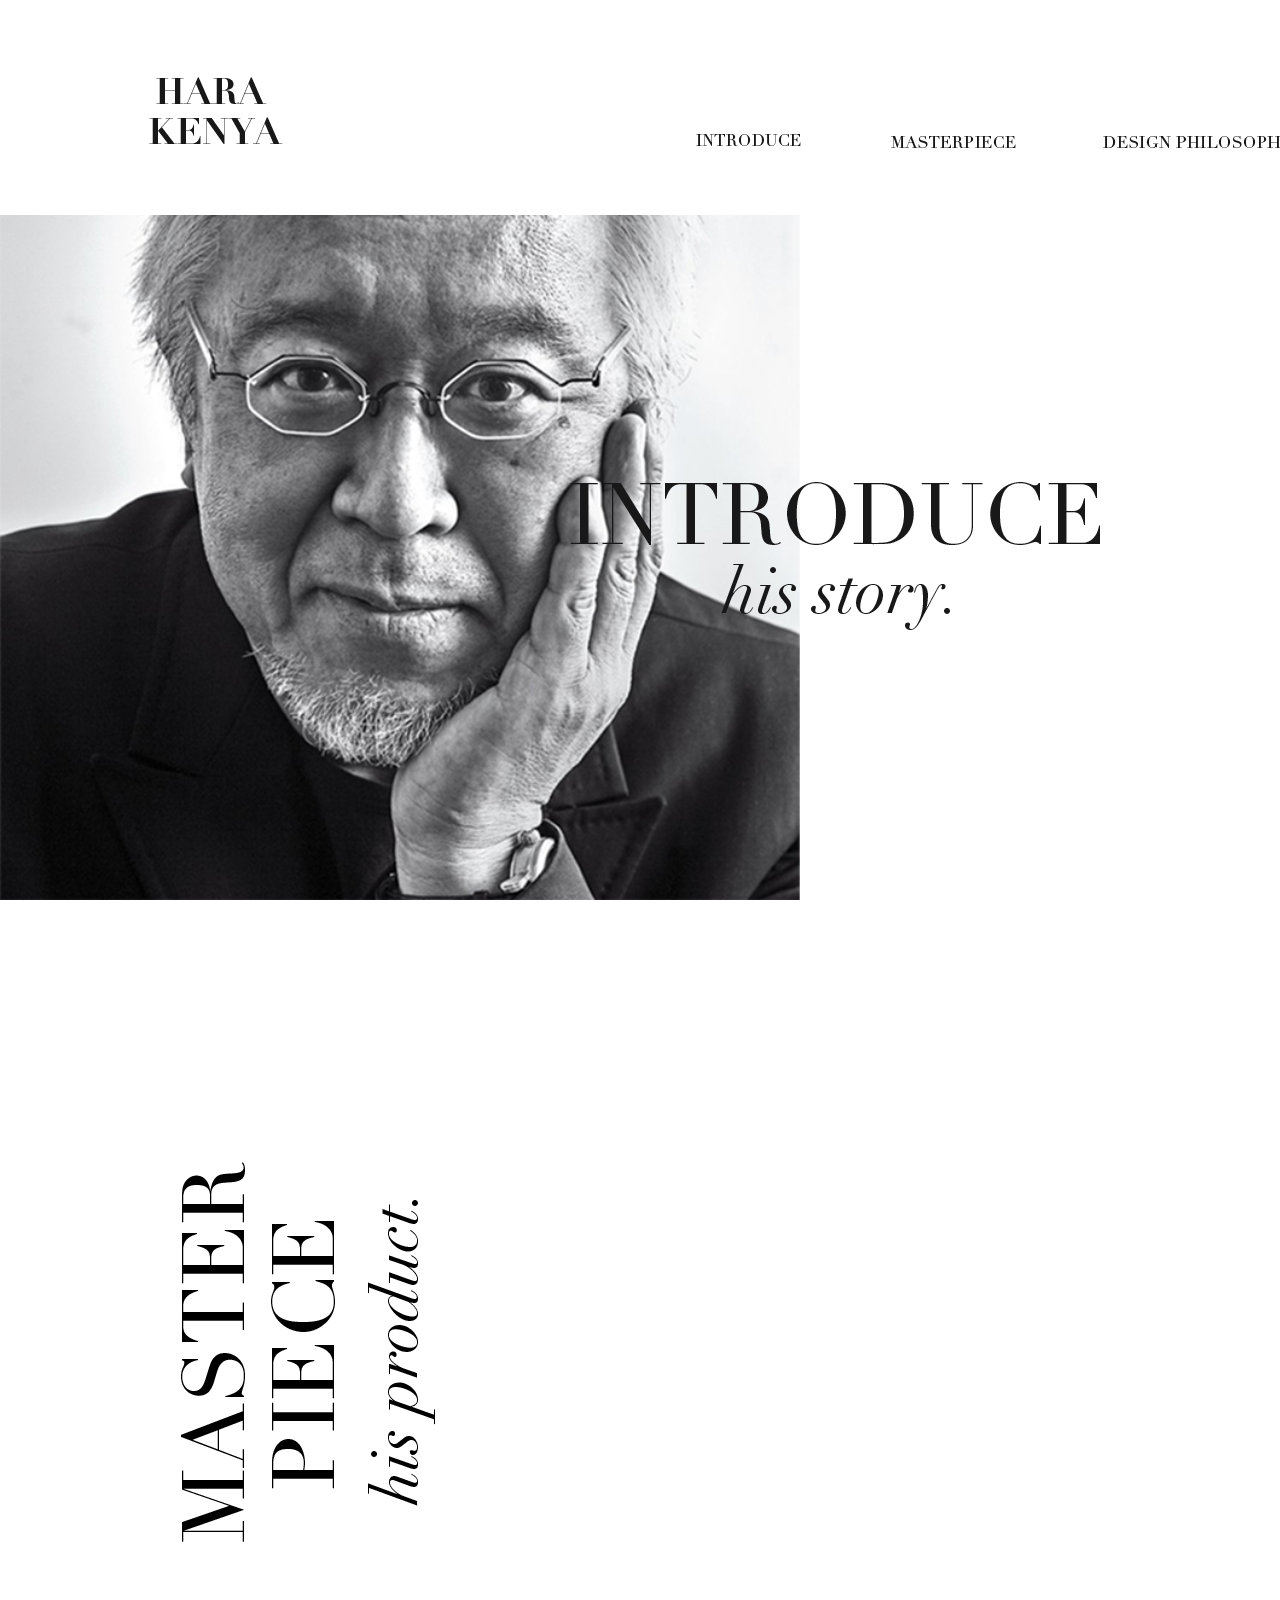
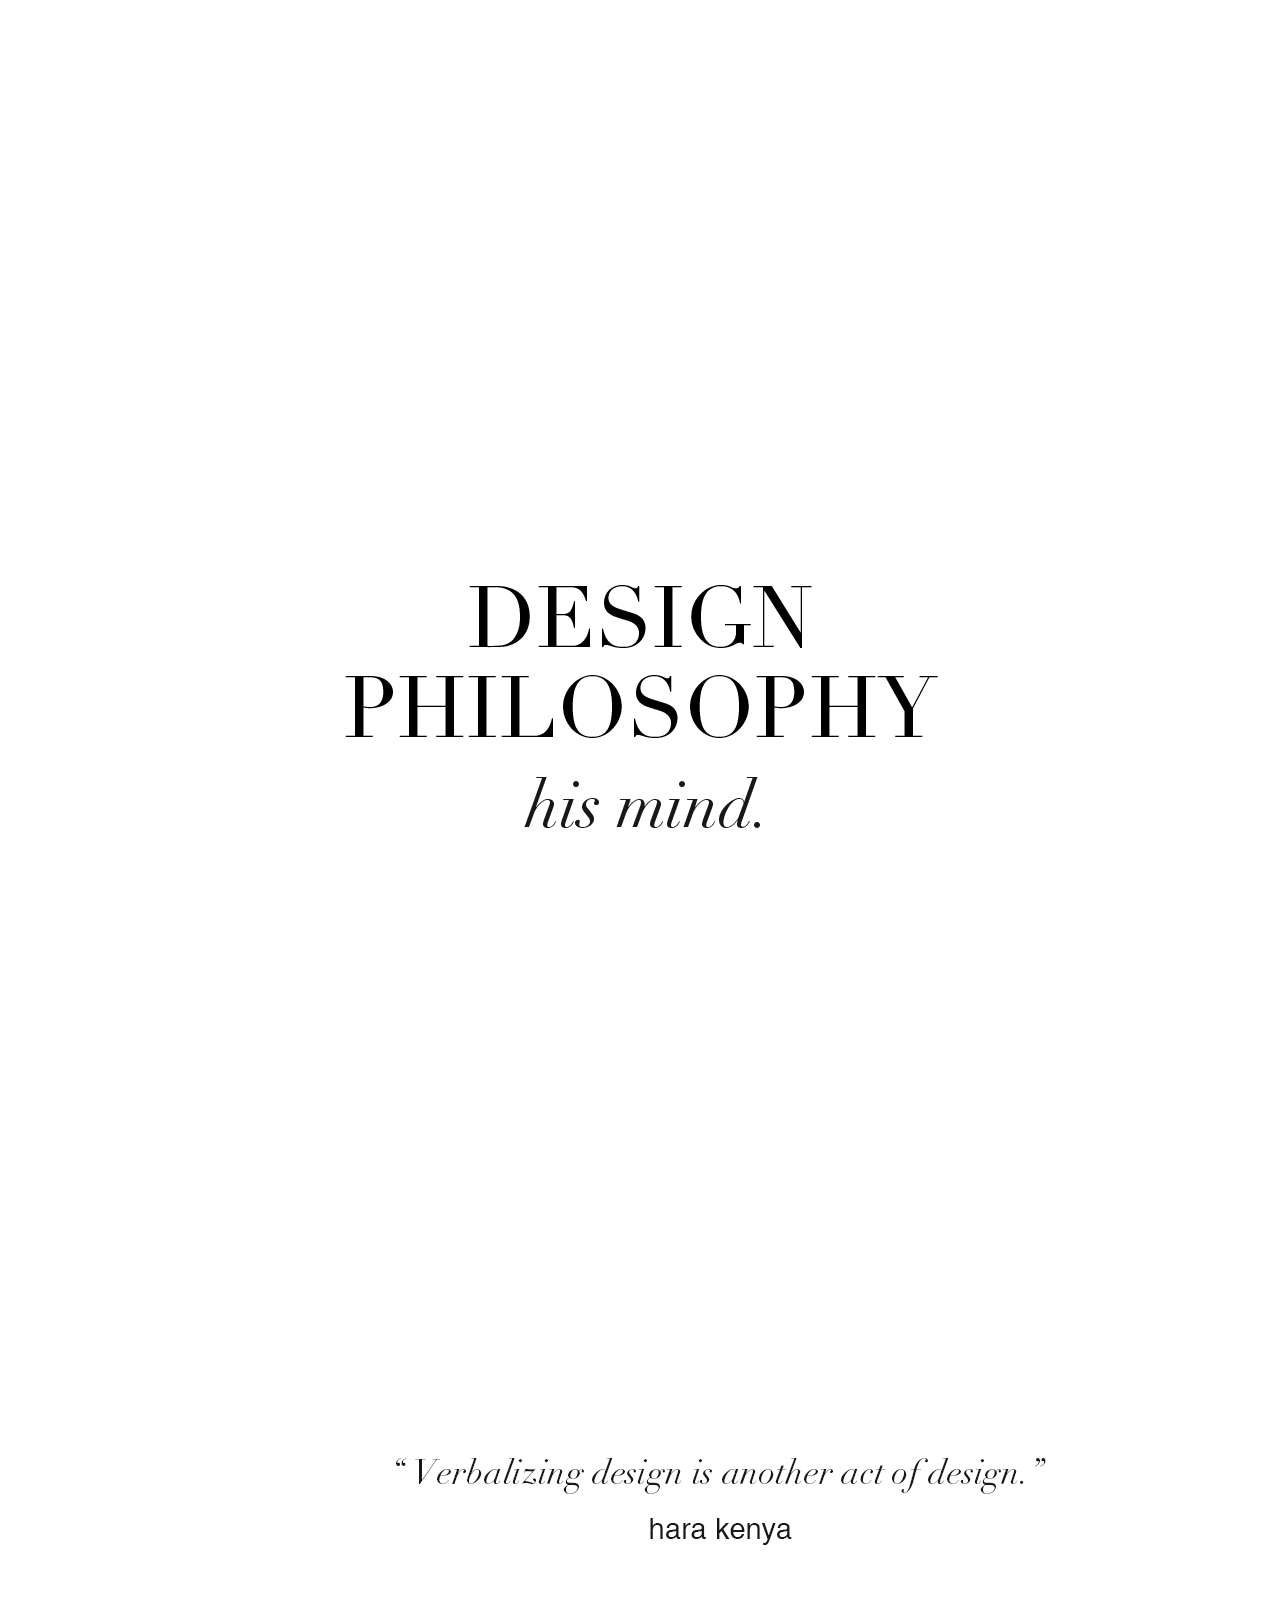
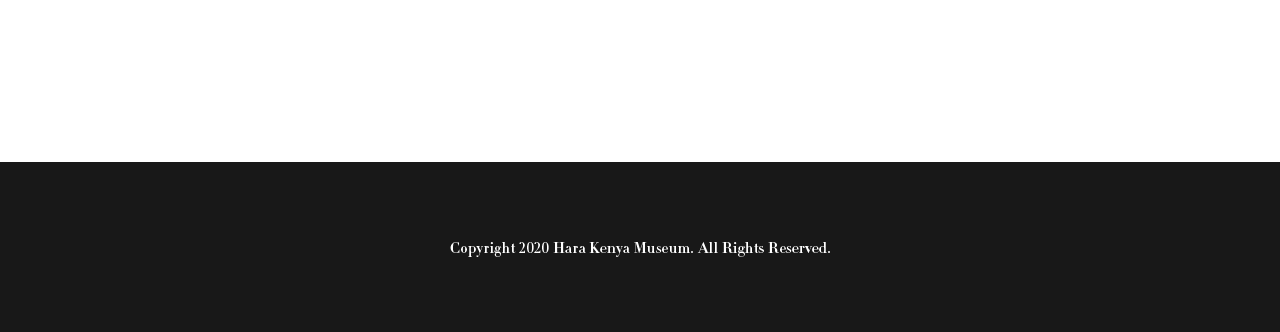
<file: index.html>
<!DOCTYPE html>
<html lang="ko" dir="ltr">
  <head>
    <meta charset="utf-8">
    <title>HARA KENYA</title>
    <link rel="stylesheet" href="css/master.css">
    <link href="https://fonts.googleapis.com/css2?family=Noto+Sans+KR:wght@100;300;400;500;700;900&display=swap"
    rel="stylesheet">

  </head>
  <body>
    <!---로고와 메뉴 배치.--->
    <header>
      <div class="top">
        <div class="bar">
          <div id="m0" class="logo"><a href="index.html"><img src="img/logo.png" alt="HARA KENYA"></a></div>
          <div id="m0" class="m1"><a href="p01.html"><img src="img/menu.01.png" alt="INTORDUCE"></a></div>
          <div id="m0" class="m2"><a href="p02.html"><img src="img/menu.02.png" alt="MASTERPIECE"></a></div>
          <div id="m0" class="m3"><a href="p03.html"><img src="img/menu.03.png" alt="DESIGN PHILOSOPHY"></a></div>
        </div>
      </div>
</header>
  <!---컨텐츠 배치.--->
  <section>
    <div id="pr1" class="p1"><div class="posi1"><a href="p01.html"><img src="img/bg.title.01.png" alt="INTORDUCE"></a></div></div>
    <div id="pr2" class="p2"><div class="posi2"><a href="p02.html"><img src="img/bg.title.02.png" alt"MASTERPIECE"></a></div></div>
    <div id="pr3" class="p3"><div class="posi3"><a href="p03.html"><img src="img/bg.title.03.png" alt"DESIGN PHILOSOPHY"></a></div></div>
    <div id="pr4" class="p4"><div class="posi4"><img src="img/bg.04.png"></div></div>
  </section>
  <!---푸터 배치--->
  <footer>
  <div id="m0" class="footer_form">
    <img src="img/footer.png" alt="Copyright 2020 Hara Kenya Museum. All Rights Reserved.">
  </div>
  </footer>
  </body>
</html>
</file>
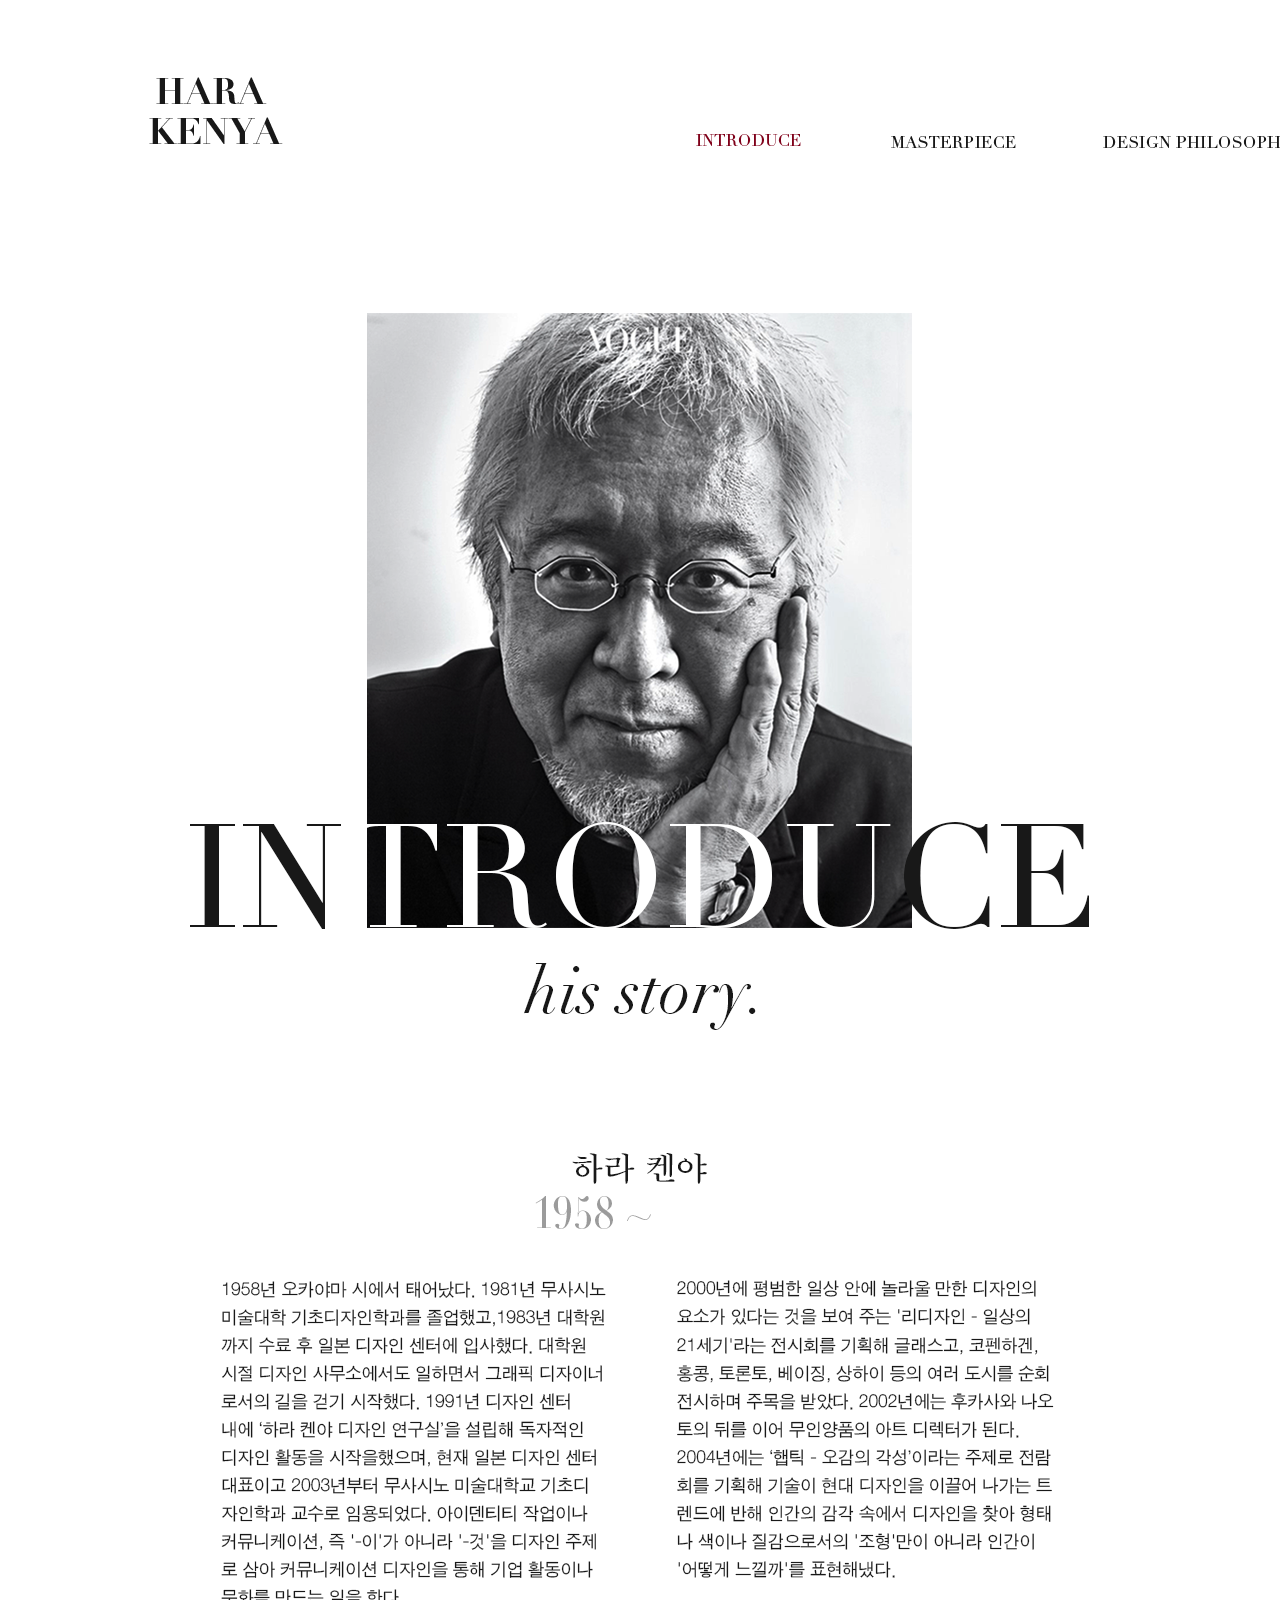
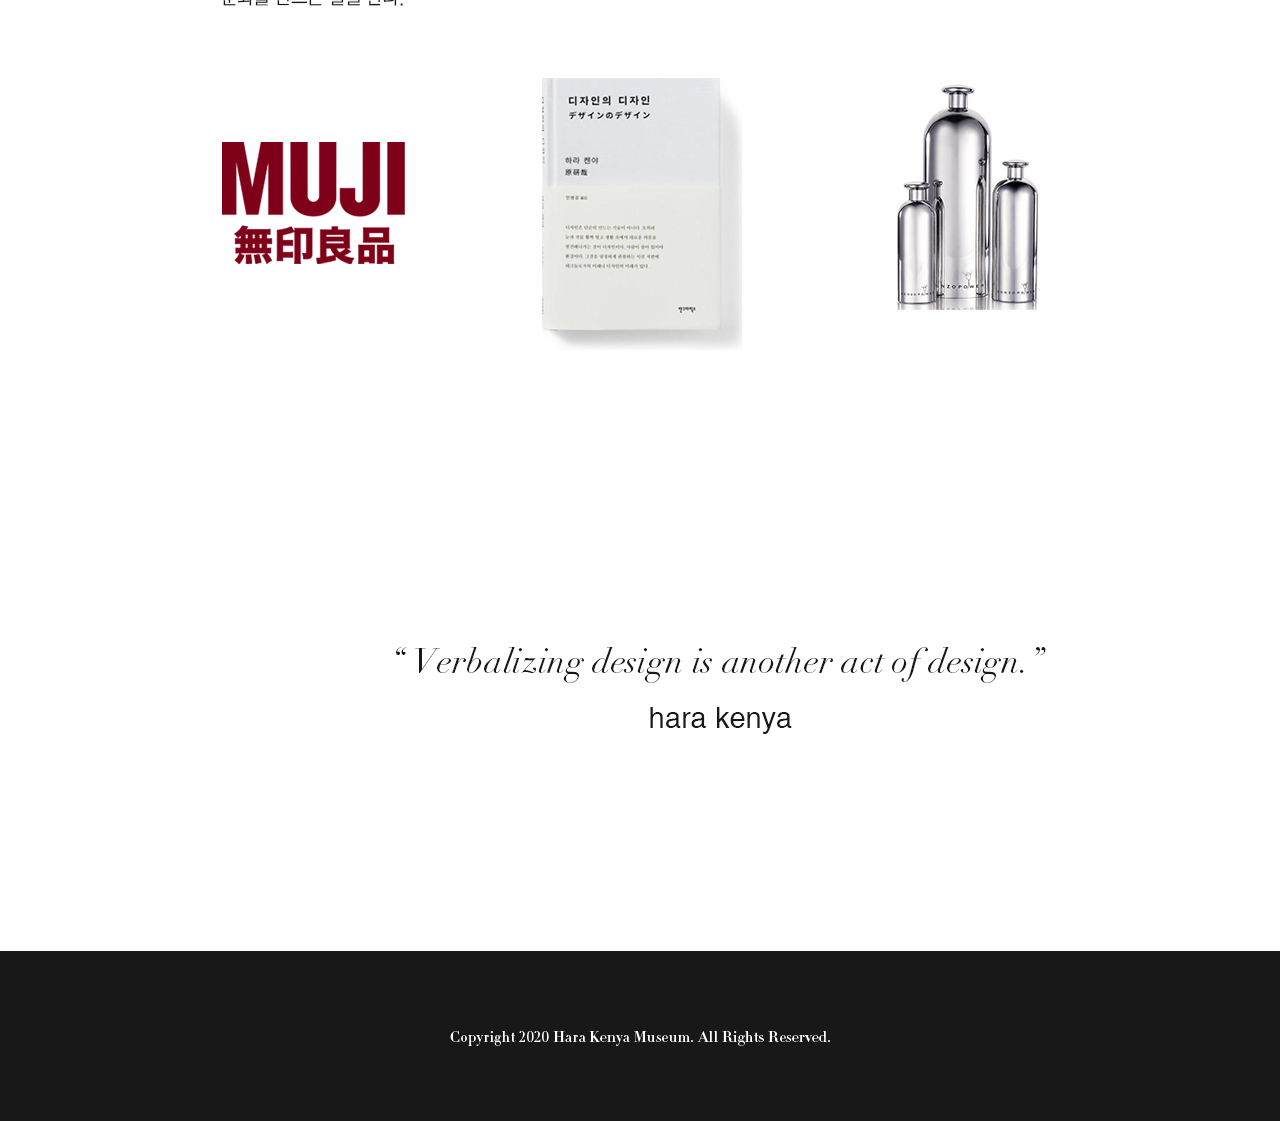
<file: p01.html>
<!DOCTYPE html>
<html lang="ko" dir="ltr">
  <head>
    <meta charset="utf-8">
    <title>HARA KENYA</title>
    <link rel="stylesheet" href="css/master.css">
    <link href="https://fonts.googleapis.com/css2?family=Noto+Sans+KR:wght@100;300;400;500;700;900&display=swap"
    rel="stylesheet">

  </head>
  <body>
    <!---로고와 메뉴 배치.--->
    <header>
      <div class="top">
        <div class="bar">
          <div id="m0" class="logo"><a href="index.html"><img src="img/logo.png" alt="HARA KENYA"></a></div>
          <div id="m0" class="m1"><a href="p01.html"><img src="img/menu.01.1.png" alt="INTORDUCE"></a></div>
          <div id="m0" class="m2"><a href="p02.html"><img src="img/menu.02.png" alt="MASTERPIECE"></a></div>
          <div id="m0" class="m3"><a href="p03.html"><img src="img/menu.03.png" alt="DESIGN PHILOSOPHY"></a></div>
        </div>
      </div>
</header>
  <!---컨텐츠 배치.--->
  <section>
    <div class="p01"><img src="img/p01.png"></div>
    <div id="pr4" class="p4"><div class="posi4"><img src="img/bg.04.png"></div></div>
  </section>
  <!---푸터 배치--->
  <footer>
  <div id="m0" class="footer_form">
    <img src="img/footer.png" alt="Copyright 2020 Hara Kenya Museum. All Rights Reserved.">

  </div>
  </footer>
  </body>
</html>
</file>
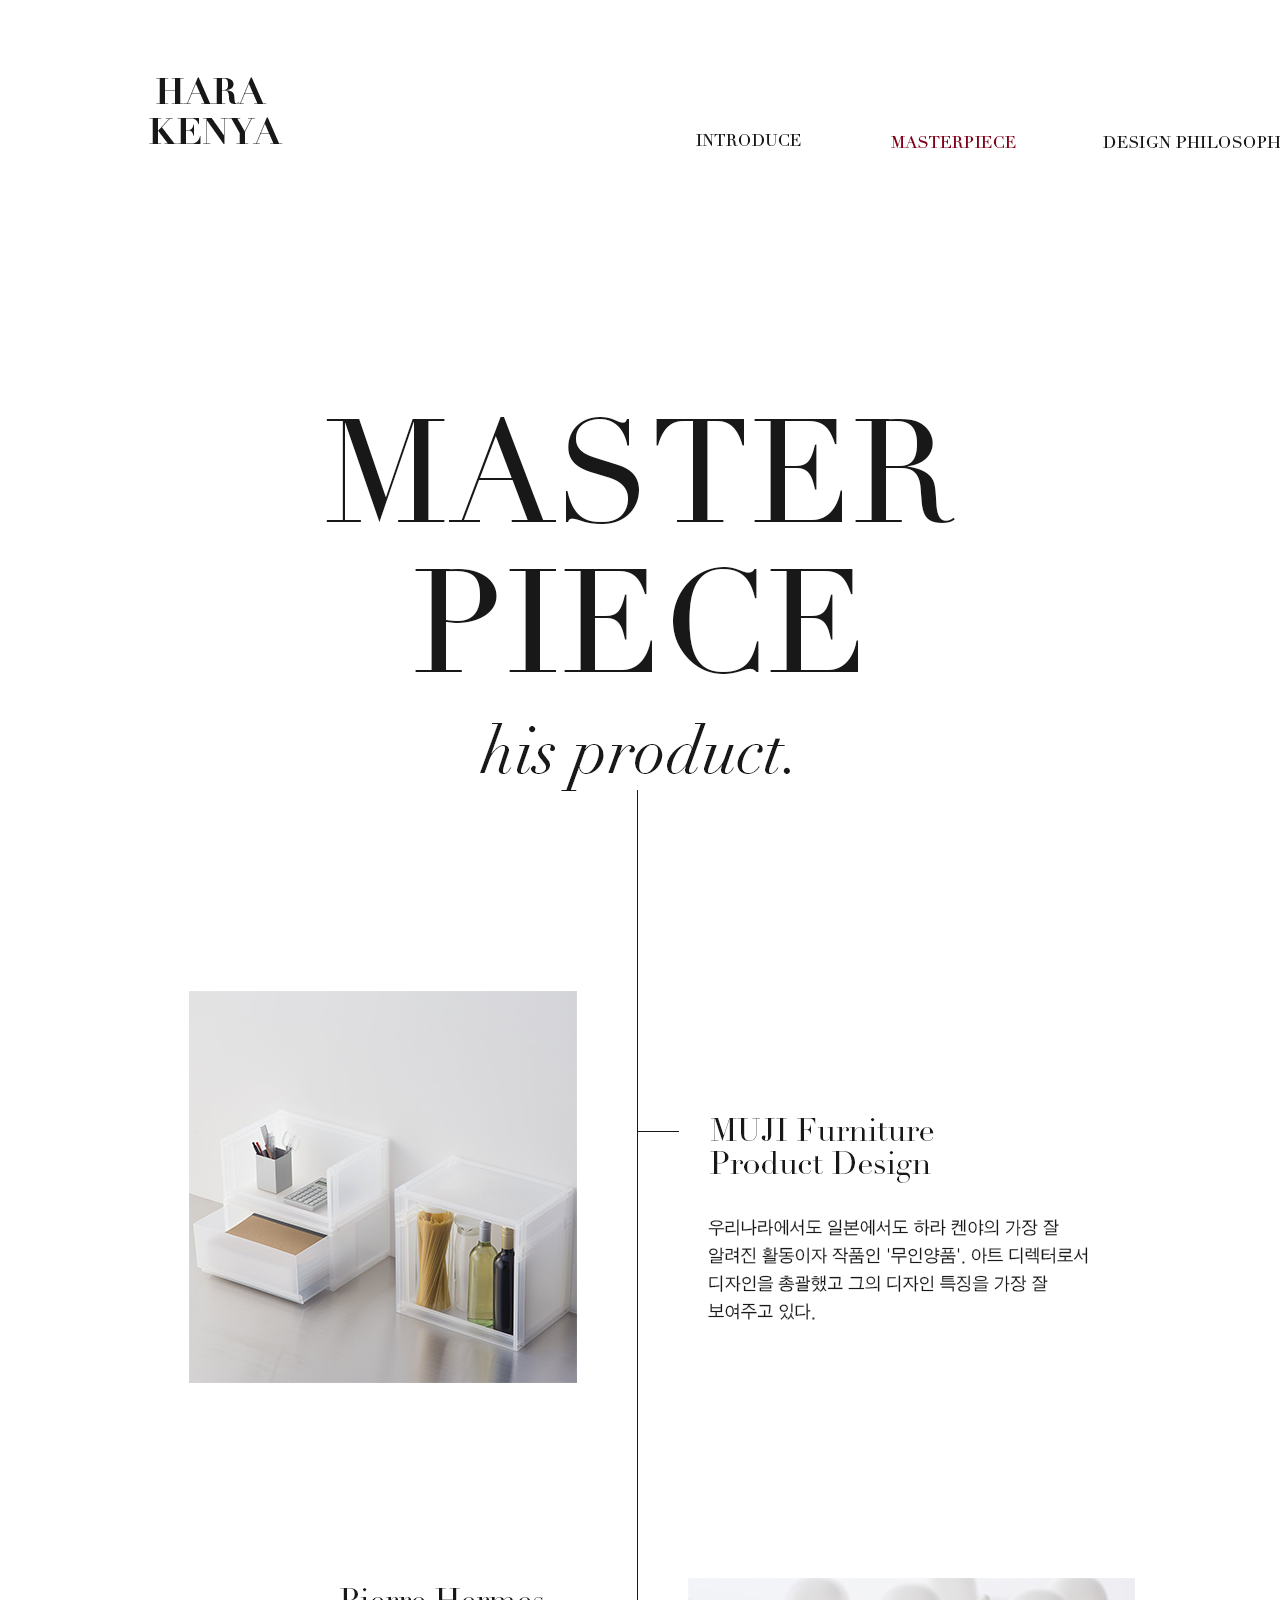
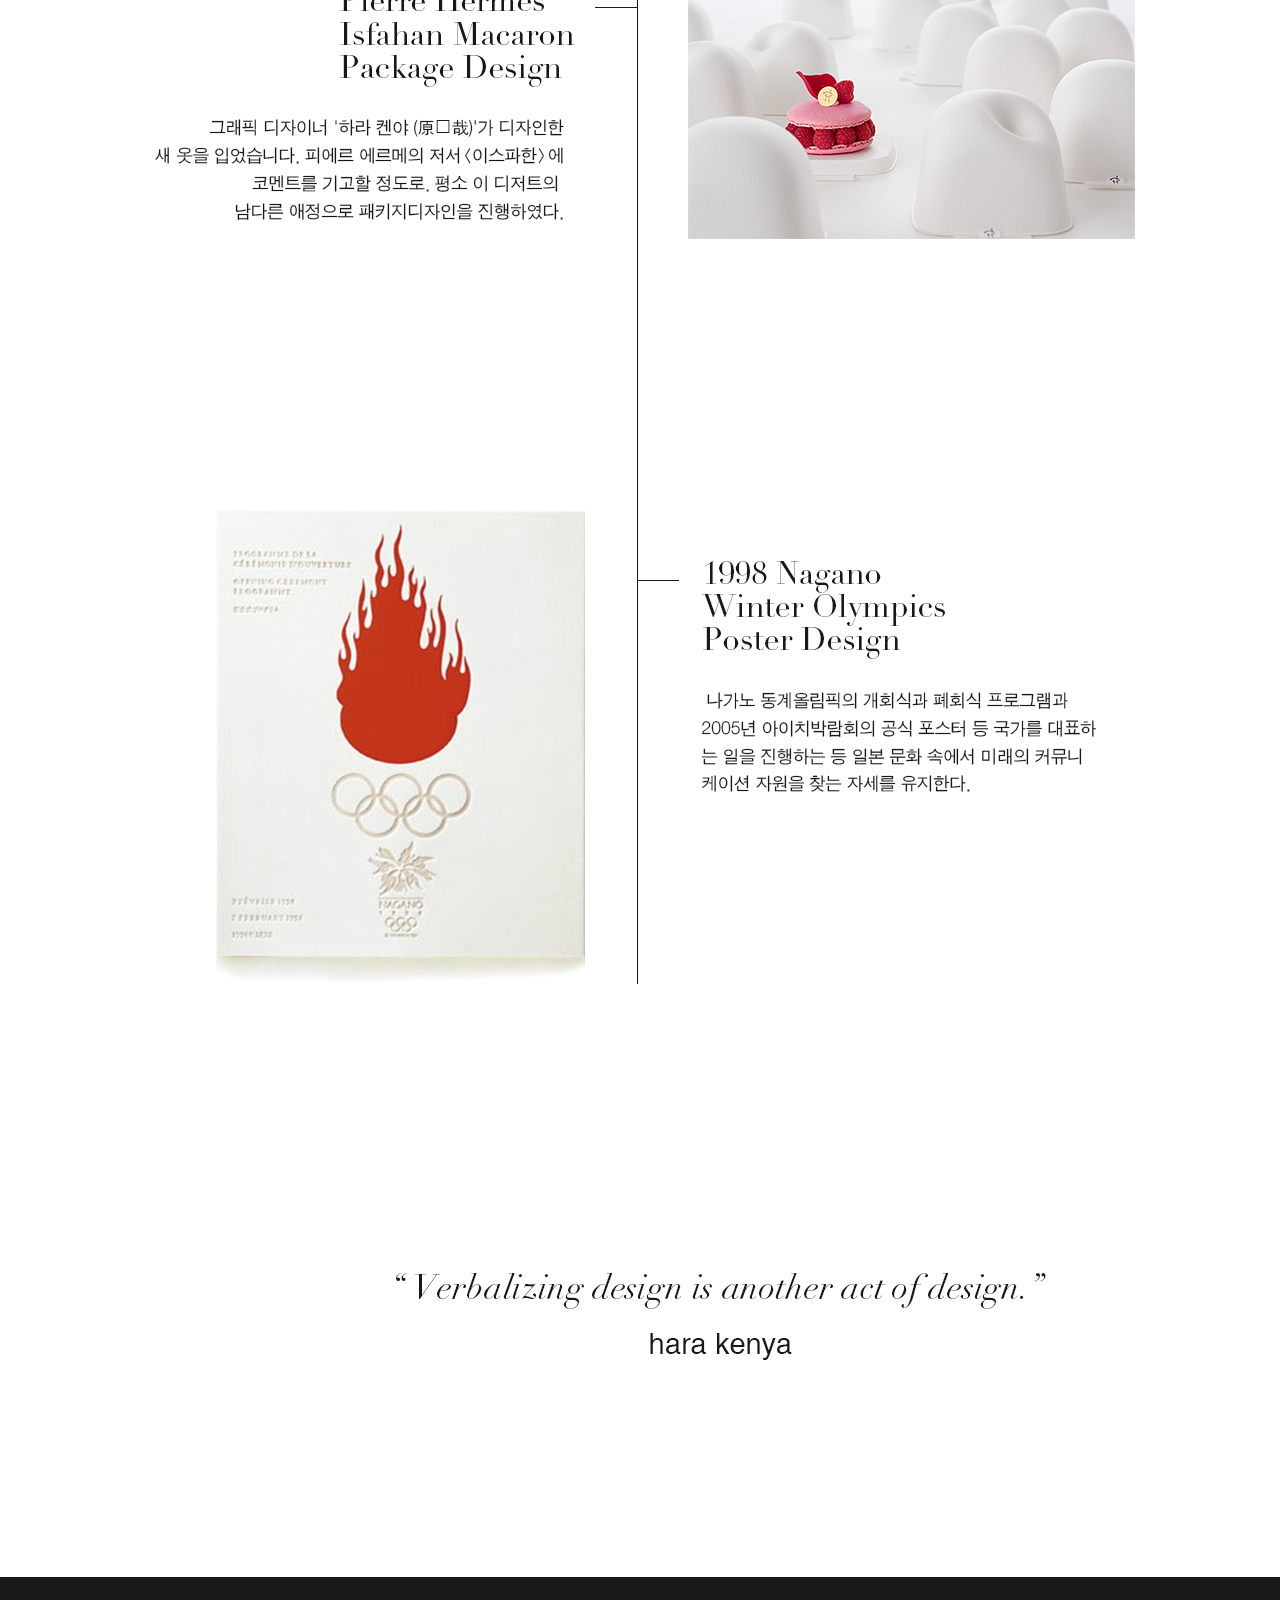
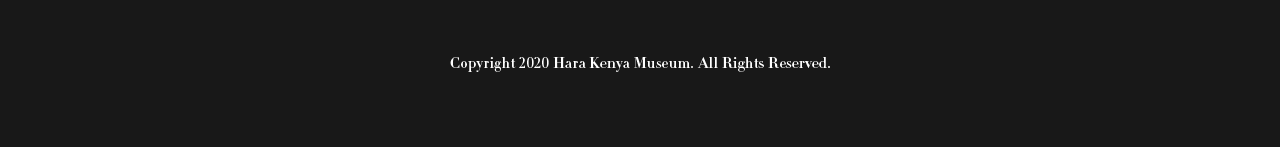
<file: p02.html>
<!DOCTYPE html>
<html lang="ko" dir="ltr">
  <head>
    <meta charset="utf-8">
    <title>HARA KENYA</title>
    <link rel="stylesheet" href="css/master.css">
    <link href="https://fonts.googleapis.com/css2?family=Noto+Sans+KR:wght@100;300;400;500;700;900&display=swap"
    rel="stylesheet">

  </head>
  <body>
    <!---로고와 메뉴 배치.--->
    <header>
      <div class="top">
        <div class="bar">
          <div id="m0" class="logo"><a href="index.html"><img src="img/logo.png" alt="HARA KENYA"></a></div>
          <div id="m0" class="m1"><a href="p01.html"><img src="img/menu.01.png" alt="INTORDUCE"></a></div>
          <div id="m0" class="m2"><a href="p02.html"><img src="img/menu.02.1.png" alt="MASTERPIECE"></a></div>
          <div id="m0" class="m3"><a href="p03.html"><img src="img/menu.03.png" alt="DESIGN PHILOSOPHY"></a></div>
        </div>
      </div>
</header>
  <!---컨텐츠 배치.--->
  <section>
    <div class="p01"><img src="img/p02.png"></div>
    <div id="pr4" class="p4"><div class="posi4"><img src="img/bg.04.png"></div></div>
  </section>
  <!---푸터 배치--->
  <footer>
  <div id="m0" class="footer_form">
    <img src="img/footer.png" alt="Copyright 2020 Hara Kenya Museum. All Rights Reserved.">

  </div>
  </footer>
  </body>
</html>
</file>
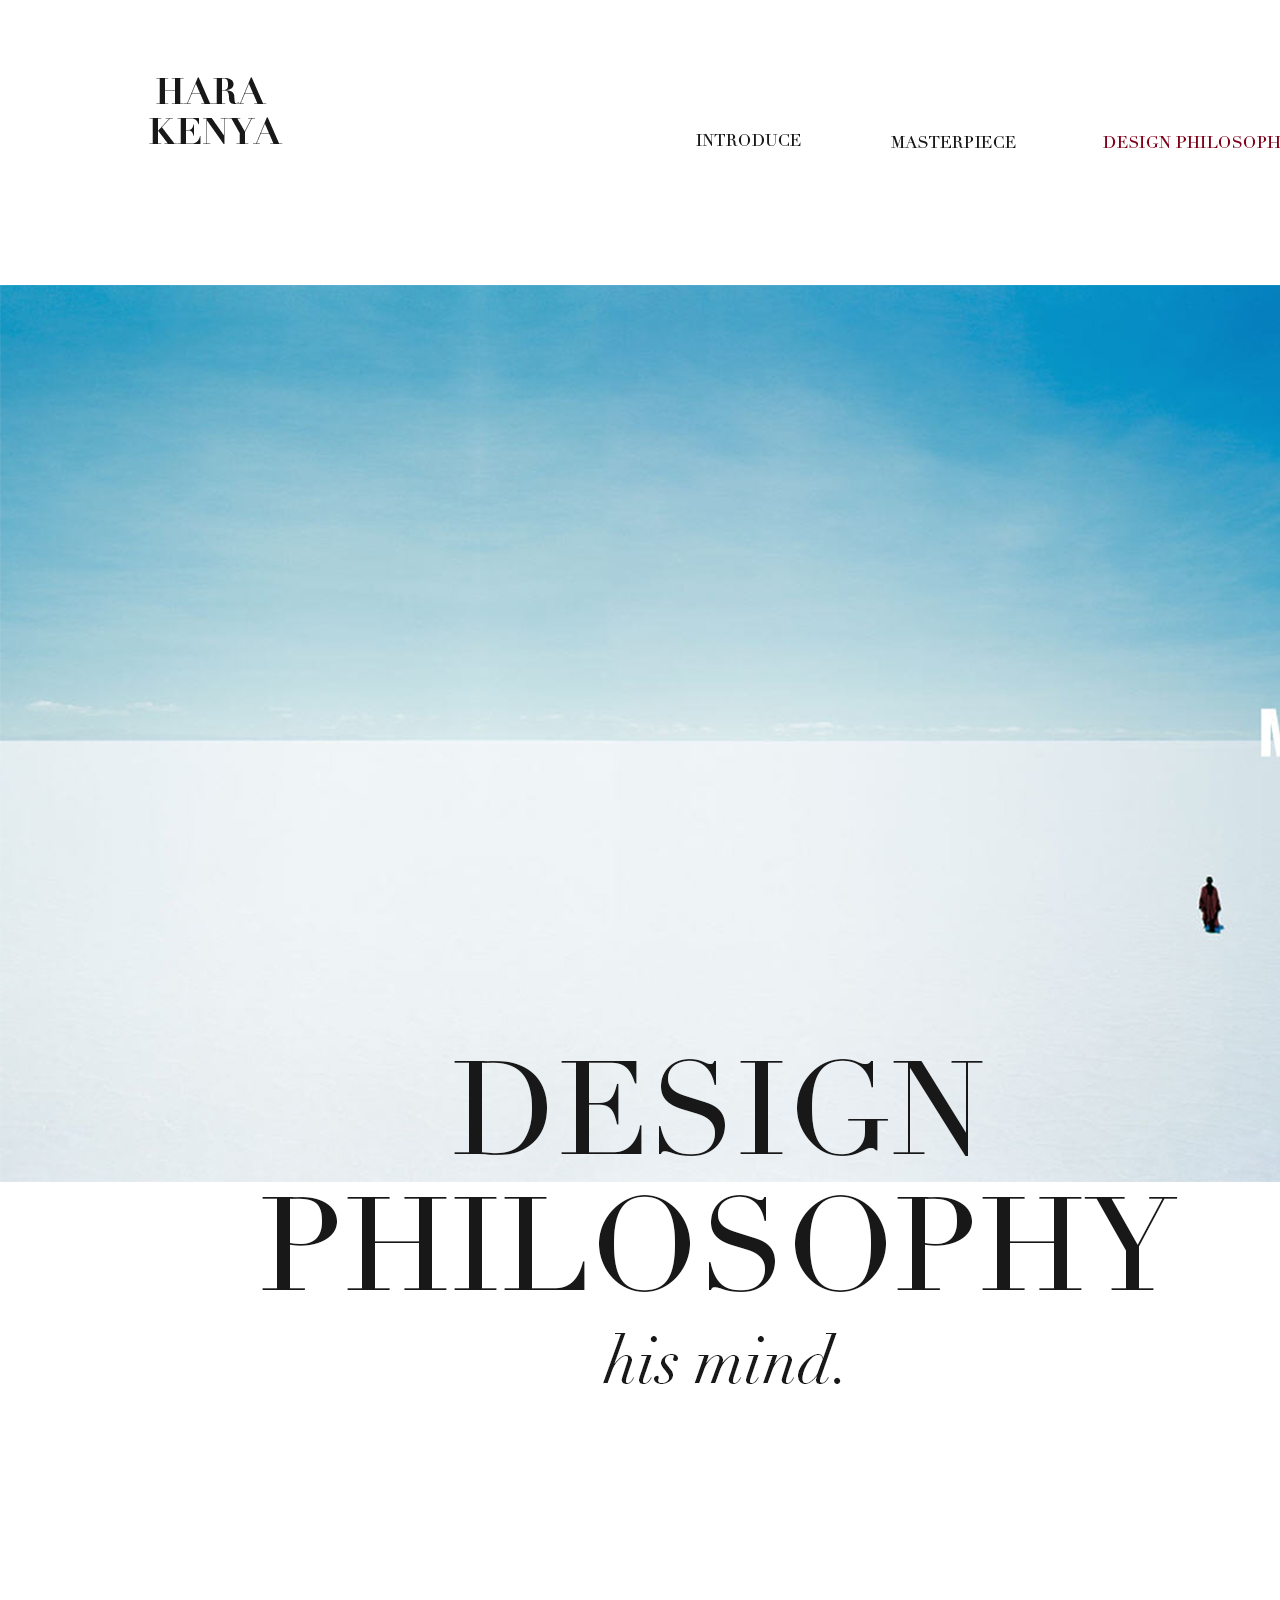
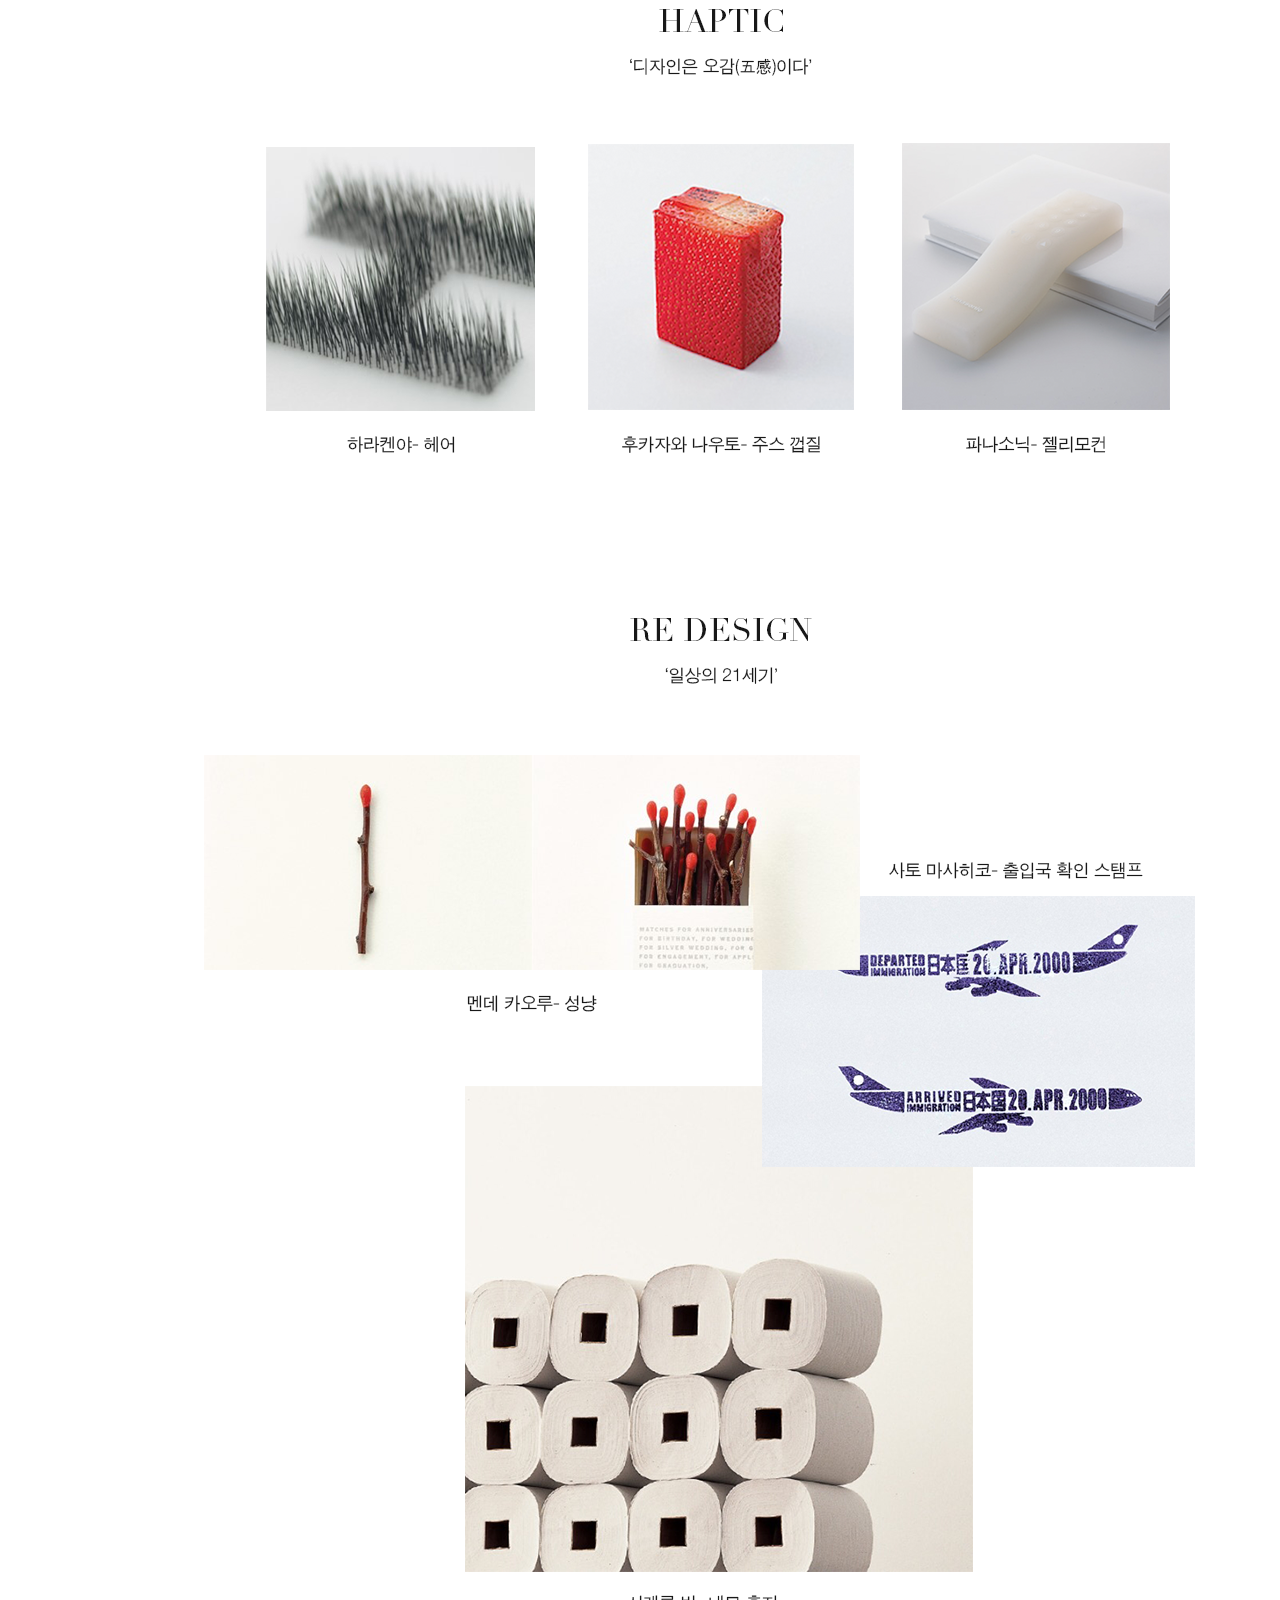
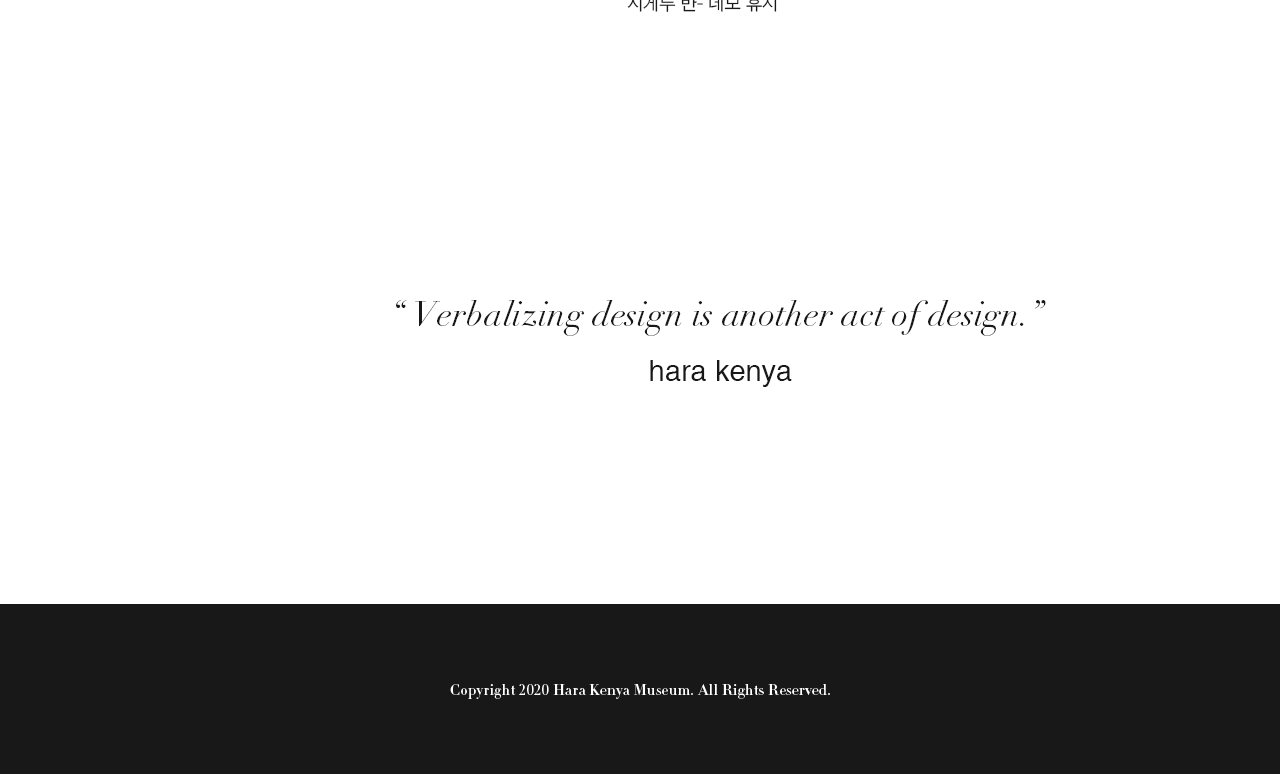
<file: p03.html>
<!DOCTYPE html>
<html lang="ko" dir="ltr">
  <head>
    <meta charset="utf-8">
    <title>HARA KENYA</title>
    <link rel="stylesheet" href="css/master.css">
    <link href="https://fonts.googleapis.com/css2?family=Noto+Sans+KR:wght@100;300;400;500;700;900&display=swap"
    rel="stylesheet">

  </head>
  <body>
    <!---로고와 메뉴 배치.--->
    <header>
      <div class="top">
        <div class="bar">
          <div id="m0" class="logo"><a href="index.html"><img src="img/logo.png" alt="HARA KENYA"></a></div>
          <div id="m0" class="m1"><a href="p01.html"><img src="img/menu.01.png" alt="INTORDUCE"></a></div>
          <div id="m0" class="m2"><a href="p02.html"><img src="img/menu.02.png" alt="MASTERPIECE"></a></div>
          <div id="m0" class="m3"><a href="p03.html"><img src="img/menu.03.1.png" alt="DESIGN PHILOSOPHY"></a></div>
        </div>
      </div>
</header>
  <!---컨텐츠 배치.--->
  <section>
    <div class="p01"><img src="img/p03.png"></div>
    <div id="pr4" class="p4"><div class="posi4"><img src="img/bg.04.png"></div></div>
  </section>
  <!---푸터 배치--->
  <footer>
  <div id="m0" class="footer_form">
    <img src="img/footer.png" alt="Copyright 2020 Hara Kenya Museum. All Rights Reserved.">

  </div>
  </footer>
  </body>
</html>
</file>
<file: css/master.css>
*{margin: 0;}
body {width: 100%;}

.top{text-align: center;}
.bar{display: inline-block;width: 1440px;height: 215px;}

.logo{margin: 70px 0px 70px 0px;}
.m1{margin: 0px 0px 0px 405px;}
.m2{margin: 0px 0px 0px 80px;}
.m3{margin: 0px 0px 0px 80px;}

.m1 :hover{opacity: 0.7;}
.m2 :hover{opacity: 0.7;}
.m3 :hover{opacity: 0.7;}

#m0{display: inline-block;}

#pr1{height: 746px;width: 100%;background-size: cover;background-attachment: fixed;overflow: hidden;}
#pr2{height: 930px;width: 100%;background-size: cover;background-attachment: fixed;overflow: hidden;}
#pr3{height: 939px;width: 100%;background-size: cover;background-attachment: fixed;overflow: hidden;}
#pr4{height: 532px;width: 100%;background-size: cover;background-attachment: fixed;overflow: hidden;}
.p1{background-image: url(../img/bg.01.png);}
.p2{background-image: url(../img/bg.02.png);}
.p3{background-image: url(../img/bg.03.png);}


.posi1{text-align: right;margin-right: 172px;margin-top: 257px;}
.posi2{text-align: left;margin-left: 172px;margin-top: 197px;}
.posi3{text-align: center;margin-top: 285px;}
.posi4{text-align: center;}
.posi1 :hover{transform: scale(1.1);transition: 1s;}
.posi2 :hover{transform: scale(1.1);transition: 1s;}
.posi3 :hover{transform: scale(1.1);transition: 1s;}

footer{width: 100%;height: 170px;background-color: #181818;text-align: center;}
.footer_form{margin-top: 75px;}

.p01{text-align: center;margin-top: 70px;margin-bottom: 50px;}
</file>
